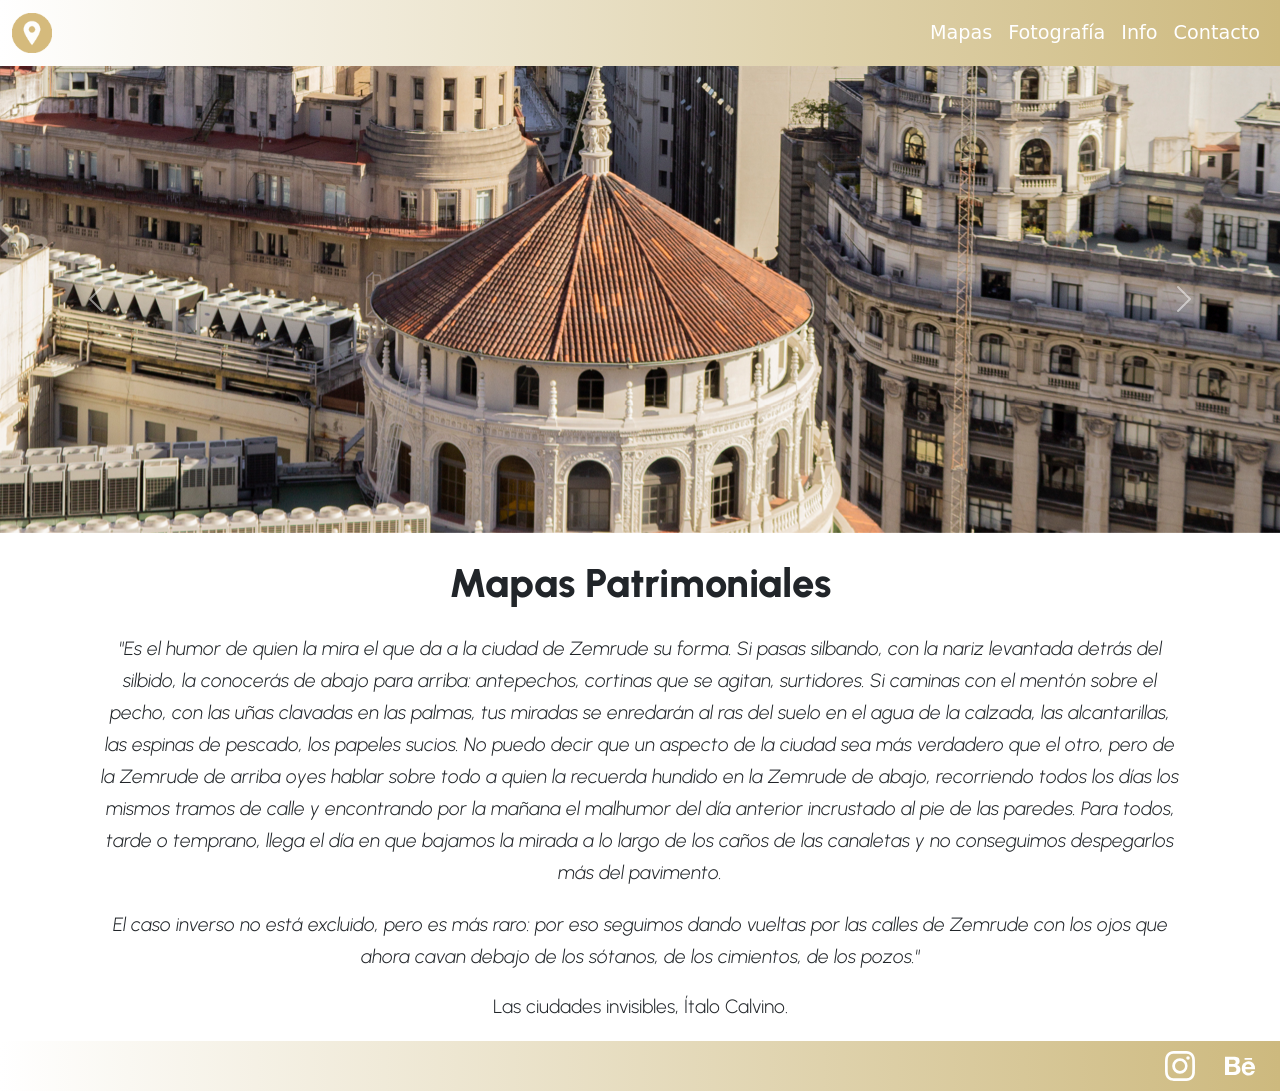
<file: index.html>
<!DOCTYPE html>
<html lang="es">
<head>
    <meta charset="UTF-8">
    <meta http-equiv="X-UA-Compatible" content="IE=edge">
    <meta name="viewport" content="width=device-width, initial-scale=1.0">
    <link rel="shortcut icon" href="img/favicon.png" type="image/x-icon">
    <title>Mapas Patrimoniales - Mapeo de Monumentos, Lugares y Sitios Patrimoniales</title>
    <meta name="description" content="Descubrí Monumentos, Lugares y Sitios Patrimoniales de la Argentina a través de Mapas. Aprendé sobre las diferentes cúpulas de Buenos Aires, el Patrimonio Jesuítico de Córdoba y muchos sitios más.">
    <meta name="author" content="Natalia Krzisnik">
    <!-- ccs BS -->
    <link href="https://cdn.jsdelivr.net/npm/bootstrap@5.3.0-alpha2/dist/css/bootstrap.min.css" rel="stylesheet" integrity="sha384-aFq/bzH65dt+w6FI2ooMVUpc+21e0SRygnTpmBvdBgSdnuTN7QbdgL+OapgHtvPp" crossorigin="anonymous">
    <!-- mi css -->
    <link rel="stylesheet" href="css/main.css">
</head>
<body>
    <!-- inicia nav BS -->
    <nav class="navbar navbar-expand-lg botonera">
        <div class="container-fluid">
            <a class="navbar-brand" href="index.html">
                <img src="img/logo.png" width="40" height="40" alt="Logo de Mapas Patrimoniales">
            </a>
            <button class="navbar-toggler" type="button" data-bs-toggle="collapse" data-bs-target="#navbarSupportedContent" aria-controls="navbarSupportedContent" aria-expanded="false" aria-label="Toggle navigation">
                <!-- btn hamburguesa -->
                <svg xmlns="http://www.w3.org/2000/svg" width="25" height="25" fill="#ffffff" class="bi bi-list" viewBox="0 0 16 16">
                    <path fill-rule="evenodd" d="M2.5 12a.5.5 0 0 1 .5-.5h10a.5.5 0 0 1 0 1H3a.5.5 0 0 1-.5-.5zm0-4a.5.5 0 0 1 .5-.5h10a.5.5 0 0 1 0 1H3a.5.5 0 0 1-.5-.5zm0-4a.5.5 0 0 1 .5-.5h10a.5.5 0 0 1 0 1H3a.5.5 0 0 1-.5-.5z"/>
                </svg>
                <!-- <span class="navbar-toggler-icon"></span>  -->
            </button>
            <div class="collapse navbar-collapse" id="navbarSupportedContent">
                <ul class="navbar-nav ms-auto mb-2 mb-lg-0">
                    <li class="nav-item">
                        <a class="nav-link" href="pages/mapas.html">Mapas</a>
                    </li>
                    <li class="nav-item">
                        <a class="nav-link" href="pages/fotografia.html">Fotografía</a>
                    </li>
                    <li class="nav-item">
                        <a class="nav-link" href="pages/info.html">Info</a>
                    </li>
                    <li class="nav-item">
                        <a class="nav-link" href="pages/contacto.html">Contacto</a>
                    </li>
                </ul>
            </div>
        </div>
    </nav>
    <!-- cierra nav BS -->
    <!-- header con carousel bs para web y tablet-->
    <header>
        <div id="carouselExampleControls" class="carousel slide" data-bs-ride="carousel">
            <div class="carousel-inner">
              <div class="carousel-item active">
                <img src="img/headers/header-ba.jpg" class="d-block w-100" alt="Cúpulas de Buenos Aires">
              </div>
              <div class="carousel-item">
                <img src="img/headers/header-cord.jpg" class="d-block w-100" alt="Ciudad de Córdoba">
              </div>
              <div class="carousel-item">
                <img src="img/headers/header-cor.jpg" class="d-block w-100" alt="Provincia de Córdoba">
              </div>
            </div>
            <button class="carousel-control-prev" type="button" data-bs-target="#carouselExampleControls" data-bs-slide="prev">
              <span class="carousel-control-prev-icon" aria-hidden="true"></span>
              <span class="visually-hidden">Previous</span>
            </button>
            <button class="carousel-control-next" type="button" data-bs-target="#carouselExampleControls" data-bs-slide="next">
              <span class="carousel-control-next-icon" aria-hidden="true"></span>
              <span class="visually-hidden">Next</span>
            </button>
          </div>
    </header>
    <!-- header con carousel para mobile -->
    <header>
        <div id="carouselMobile" class="carousel slide" data-bs-ride="carousel">
        <div class="carousel-inner">
          <div class="carousel-item active">
            <img src="img/headers/carouselcel-ba.jpg" class="d-block w-100" alt="Cúpulas de Buenos Aires">
          </div>
          <div class="carousel-item">
            <img src="img/headers/carouselcel-cord.jpg" class="d-block w-100" alt="Ciudad de Córdoba">
          </div>
          <div class="carousel-item">
            <img src="img/headers/carouselcel-cor.jpg" class="d-block w-100" alt="Provincia de Córdoba">
          </div>
        </div>
        <button class="carousel-control-prev" type="button" data-bs-target="#carouselExampleControls" data-bs-slide="prev">
          <span class="carousel-control-prev-icon" aria-hidden="true"></span>
          <span class="visually-hidden">Previous</span>
        </button>
        <button class="carousel-control-next" type="button" data-bs-target="#carouselExampleControls" data-bs-slide="next">
          <span class="carousel-control-next-icon" aria-hidden="true"></span>
          <span class="visually-hidden">Next</span>
        </button>
        </div>
    </header>
    <main class="text-center">
        <h1 class="h1ocultar">Mapas Patrimoniales</h1>
        <div">
            <p class="pocultar calvinoitalic"> "Es el humor de quien la mira el que da a la ciudad de Zemrude su forma. Si pasas silbando, con la nariz levantada detrás del silbido, la conocerás de abajo para arriba: antepechos, cortinas que se agitan, surtidores. Si caminas con el mentón sobre el pecho, con las uñas clavadas en las palmas, tus miradas se enredarán al ras del suelo en el agua de la calzada, las alcantarillas, las espinas de pescado, los papeles sucios. No puedo decir que un aspecto de la ciudad sea más verdadero que el otro, pero de la Zemrude de arriba oyes hablar sobre todo a quien la recuerda hundido en la Zemrude de abajo, recorriendo todos los días los mismos tramos de calle y encontrando por la mañana el malhumor del día anterior incrustado al pie de las paredes. Para todos, tarde o temprano, llega el día en que bajamos la mirada a lo largo de los caños de las canaletas y no conseguimos despegarlos más del pavimento. </p>
            <p class="pocultar calvinoitalic"> El caso inverso no está excluido, pero es más raro: por eso seguimos dando vueltas por las calles de Zemrude con los ojos que ahora cavan debajo de los sótanos, de los cimientos, de los pozos." </p>
        </div>
            <p class="pocultar calvinoreg"> Las ciudades invisibles, Ítalo Calvino.</p>
        <div>

        </div>
        </main>
    <!-- inicia footer --> 
    <footer>
        <div>
            <a href="https://www.instagram.com/mapaspatrimoniales/" target="_blank">
                <svg xmlns="http://www.w3.org/2000/svg" fill="currentColor" class="bi bi-instagram" viewBox="0 0 16 16">
                    <path d="M8 0C5.829 0 5.556.01 4.703.048 3.85.088 3.269.222 2.76.42a3.917 3.917 0 0 0-1.417.923A3.927 3.927 0 0 0 .42 2.76C.222 3.268.087 3.85.048 4.7.01 5.555 0 5.827 0 8.001c0 2.172.01 2.444.048 3.297.04.852.174 1.433.372 1.942.205.526.478.972.923 1.417.444.445.89.719 1.416.923.51.198 1.09.333 1.942.372C5.555 15.99 5.827 16 8 16s2.444-.01 3.298-.048c.851-.04 1.434-.174 1.943-.372a3.916 3.916 0 0 0 1.416-.923c.445-.445.718-.891.923-1.417.197-.509.332-1.09.372-1.942C15.99 10.445 16 10.173 16 8s-.01-2.445-.048-3.299c-.04-.851-.175-1.433-.372-1.941a3.926 3.926 0 0 0-.923-1.417A3.911 3.911 0 0 0 13.24.42c-.51-.198-1.092-.333-1.943-.372C10.443.01 10.172 0 7.998 0h.003zm-.717 1.442h.718c2.136 0 2.389.007 3.232.046.78.035 1.204.166 1.486.275.373.145.64.319.92.599.28.28.453.546.598.92.11.281.24.705.275 1.485.039.843.047 1.096.047 3.231s-.008 2.389-.047 3.232c-.035.78-.166 1.203-.275 1.485a2.47 2.47 0 0 1-.599.919c-.28.28-.546.453-.92.598-.28.11-.704.24-1.485.276-.843.038-1.096.047-3.232.047s-2.39-.009-3.233-.047c-.78-.036-1.203-.166-1.485-.276a2.478 2.478 0 0 1-.92-.598 2.48 2.48 0 0 1-.6-.92c-.109-.281-.24-.705-.275-1.485-.038-.843-.046-1.096-.046-3.233 0-2.136.008-2.388.046-3.231.036-.78.166-1.204.276-1.486.145-.373.319-.64.599-.92.28-.28.546-.453.92-.598.282-.11.705-.24 1.485-.276.738-.034 1.024-.044 2.515-.045v.002zm4.988 1.328a.96.96 0 1 0 0 1.92.96.96 0 0 0 0-1.92zm-4.27 1.122a4.109 4.109 0 1 0 0 8.217 4.109 4.109 0 0 0 0-8.217zm0 1.441a2.667 2.667 0 1 1 0 5.334 2.667 2.667 0 0 1 0-5.334z"/>
                </svg>
            </a>
            <a href="https://www.behance.net/nataliakrzisnik" target="_blank">
                <svg xmlns="http://www.w3.org/2000/svg" fill="currentColor" class="bi bi-behance" viewBox="0 0 16 16">
                    <path d="M4.654 3c.461 0 .887.035 1.278.14.39.07.711.216.996.391.286.176.497.426.641.747.14.32.216.711.216 1.137 0 .496-.106.922-.356 1.242-.215.32-.566.606-.997.817.606.176 1.067.496 1.348.922.281.426.461.957.461 1.563 0 .496-.105.922-.285 1.278a2.317 2.317 0 0 1-.782.887c-.32.215-.711.39-1.137.496a5.329 5.329 0 0 1-1.278.176L0 12.803V3h4.654zm-.285 3.978c.39 0 .71-.105.957-.285.246-.18.355-.497.355-.887 0-.216-.035-.426-.105-.567a.981.981 0 0 0-.32-.355 1.84 1.84 0 0 0-.461-.176c-.176-.035-.356-.035-.567-.035H2.17v2.31c0-.005 2.2-.005 2.2-.005zm.105 4.193c.215 0 .426-.035.606-.07.176-.035.356-.106.496-.216s.25-.215.356-.39c.07-.176.14-.391.14-.641 0-.496-.14-.852-.426-1.102-.285-.215-.676-.32-1.137-.32H2.17v2.734h2.305v.005zm6.858-.035c.286.285.711.426 1.278.426.39 0 .746-.106 1.032-.286.285-.215.46-.426.53-.64h1.74c-.286.851-.712 1.457-1.278 1.848-.566.355-1.243.566-2.06.566a4.135 4.135 0 0 1-1.527-.285 2.827 2.827 0 0 1-1.137-.782 2.851 2.851 0 0 1-.712-1.172c-.175-.461-.25-.957-.25-1.528 0-.531.07-1.032.25-1.493.18-.46.426-.852.747-1.207.32-.32.711-.606 1.137-.782a4.018 4.018 0 0 1 1.493-.285c.606 0 1.137.105 1.598.355.46.25.817.532 1.102.958.285.39.496.851.641 1.348.07.496.105.996.07 1.563h-5.15c0 .58.21 1.11.496 1.396zm2.24-3.732c-.25-.25-.642-.391-1.103-.391-.32 0-.566.07-.781.176-.215.105-.356.25-.496.39a.957.957 0 0 0-.25.497c-.036.175-.07.32-.07.46h3.196c-.07-.526-.25-.882-.497-1.132zm-3.127-3.728h3.978v.957h-3.978v-.957z"/>
                </svg>
            </a>
        </div>
    </footer>
    <!-- cierra footer -->
    <!-- js de BS -->
    <script src="https://cdn.jsdelivr.net/npm/bootstrap@5.3.0-alpha2/dist/js/bootstrap.bundle.min.js" integrity="sha384-qKXV1j0HvMUeCBQ+QVp7JcfGl760yU08IQ+GpUo5hlbpg51QRiuqHAJz8+BrxE/N" crossorigin="anonymous"></script> 
</body>
</html>
</file>
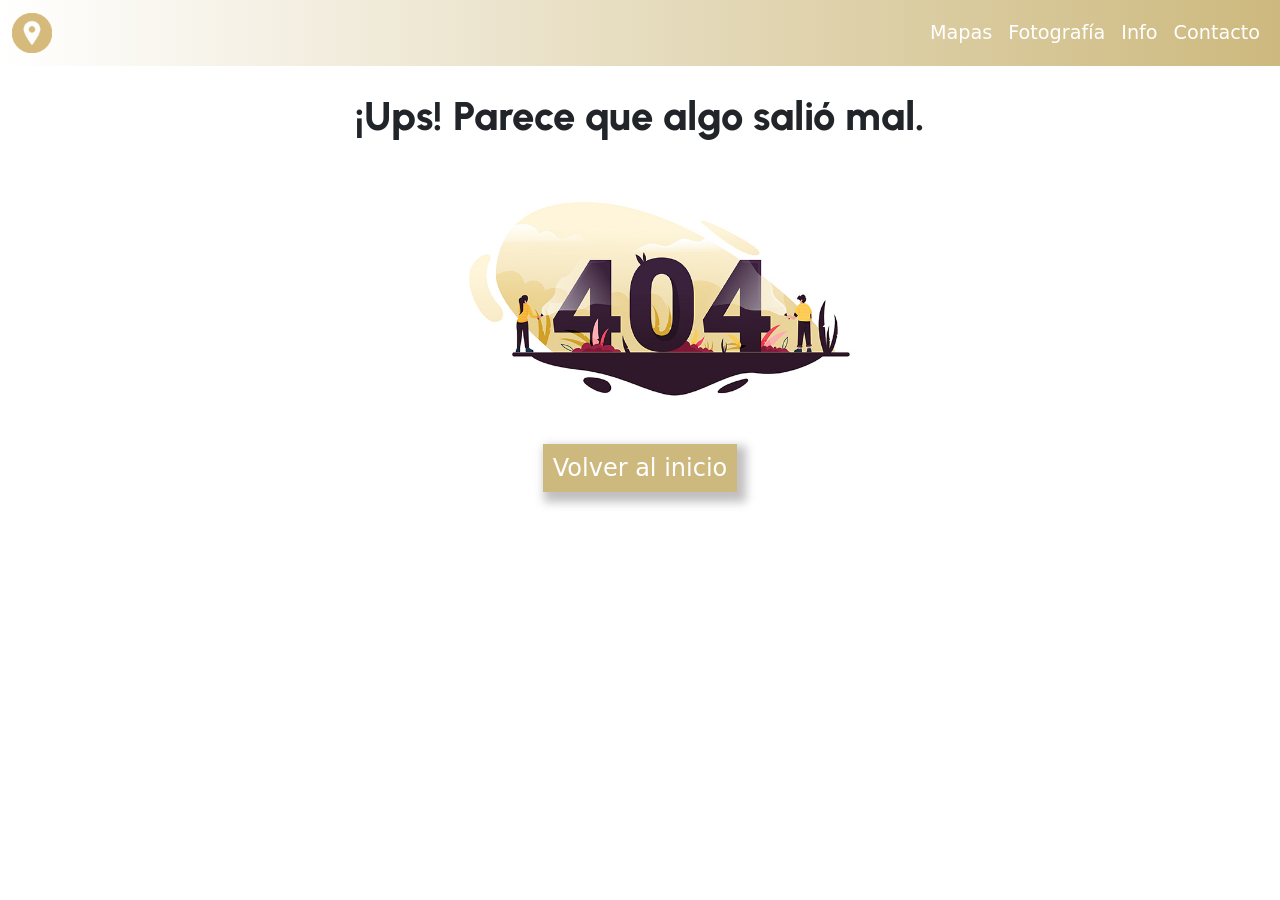
<file: error404.html>
<!DOCTYPE html>
<html lang="es">
<head>
    <meta charset="UTF-8">
    <meta http-equiv="X-UA-Compatible" content="IE=edge">
    <meta name="viewport" content="width=device-width, initial-scale=1.0">
    <link rel="shortcut icon" href="img/favicon.png" type="image/x-icon">
    <title>Mapas Patrimoniales - Error 404</title>
    <meta name="description" content="Error 404">
    <!-- ccs BS -->
    <link href="https://cdn.jsdelivr.net/npm/bootstrap@5.3.0-alpha2/dist/css/bootstrap.min.css" rel="stylesheet" integrity="sha384-aFq/bzH65dt+w6FI2ooMVUpc+21e0SRygnTpmBvdBgSdnuTN7QbdgL+OapgHtvPp" crossorigin="anonymous">
    <!-- mi css -->
    <link rel="stylesheet" href="css/main.css">
</head>
<body>
    <!-- inicia nav BS -->
    <nav class="navbar navbar-expand-lg botonera">
        <div class="container-fluid">
            <a class="navbar-brand" href="index.html">
                <img src="img/logo.png" width="40" height="40" alt="Logo de Mapas Patrimoniales">
            </a>
            <button class="navbar-toggler" type="button" data-bs-toggle="collapse" data-bs-target="#navbarSupportedContent" aria-controls="navbarSupportedContent" aria-expanded="false" aria-label="Toggle navigation">
                <!-- btn hamburguesa -->
                <svg xmlns="http://www.w3.org/2000/svg" width="25" height="25" fill="#ffffff" class="bi bi-list" viewBox="0 0 16 16">
                    <path fill-rule="evenodd" d="M2.5 12a.5.5 0 0 1 .5-.5h10a.5.5 0 0 1 0 1H3a.5.5 0 0 1-.5-.5zm0-4a.5.5 0 0 1 .5-.5h10a.5.5 0 0 1 0 1H3a.5.5 0 0 1-.5-.5zm0-4a.5.5 0 0 1 .5-.5h10a.5.5 0 0 1 0 1H3a.5.5 0 0 1-.5-.5z"/>
                </svg>
                <!-- <span class="navbar-toggler-icon"></span>  -->
            </button>
            <div class="collapse navbar-collapse" id="navbarSupportedContent">
                <ul class="navbar-nav ms-auto mb-2 mb-lg-0">
                    <li class="nav-item">
                        <a class="nav-link" href="pages/mapas.html">Mapas</a>
                    </li>
                    <li class="nav-item">
                        <a class="nav-link" href="pages/fotografia.html">Fotografía</a>
                    </li>
                    <li class="nav-item">
                        <a class="nav-link" href="pages/info.html">Info</a>
                    </li>
                    <li class="nav-item">
                        <a class="nav-link" href="pages/contacto.html">Contacto</a>
                    </li>
                </ul>
            </div>
        </div>
    </nav>
    <!-- cierra nav BS -->
    <main class="text-center">
        <h1>¡Ups! Parece que algo salió mal.</h1>
        <section class="boxerror">
            <a href="index.html">
                <img src="img/error.jpg" alt="Error 404">
            </a>
        </section>
        <a href="index.html" class="botonerror" >Volver al inicio</a>
    </main>
</body>
</file>
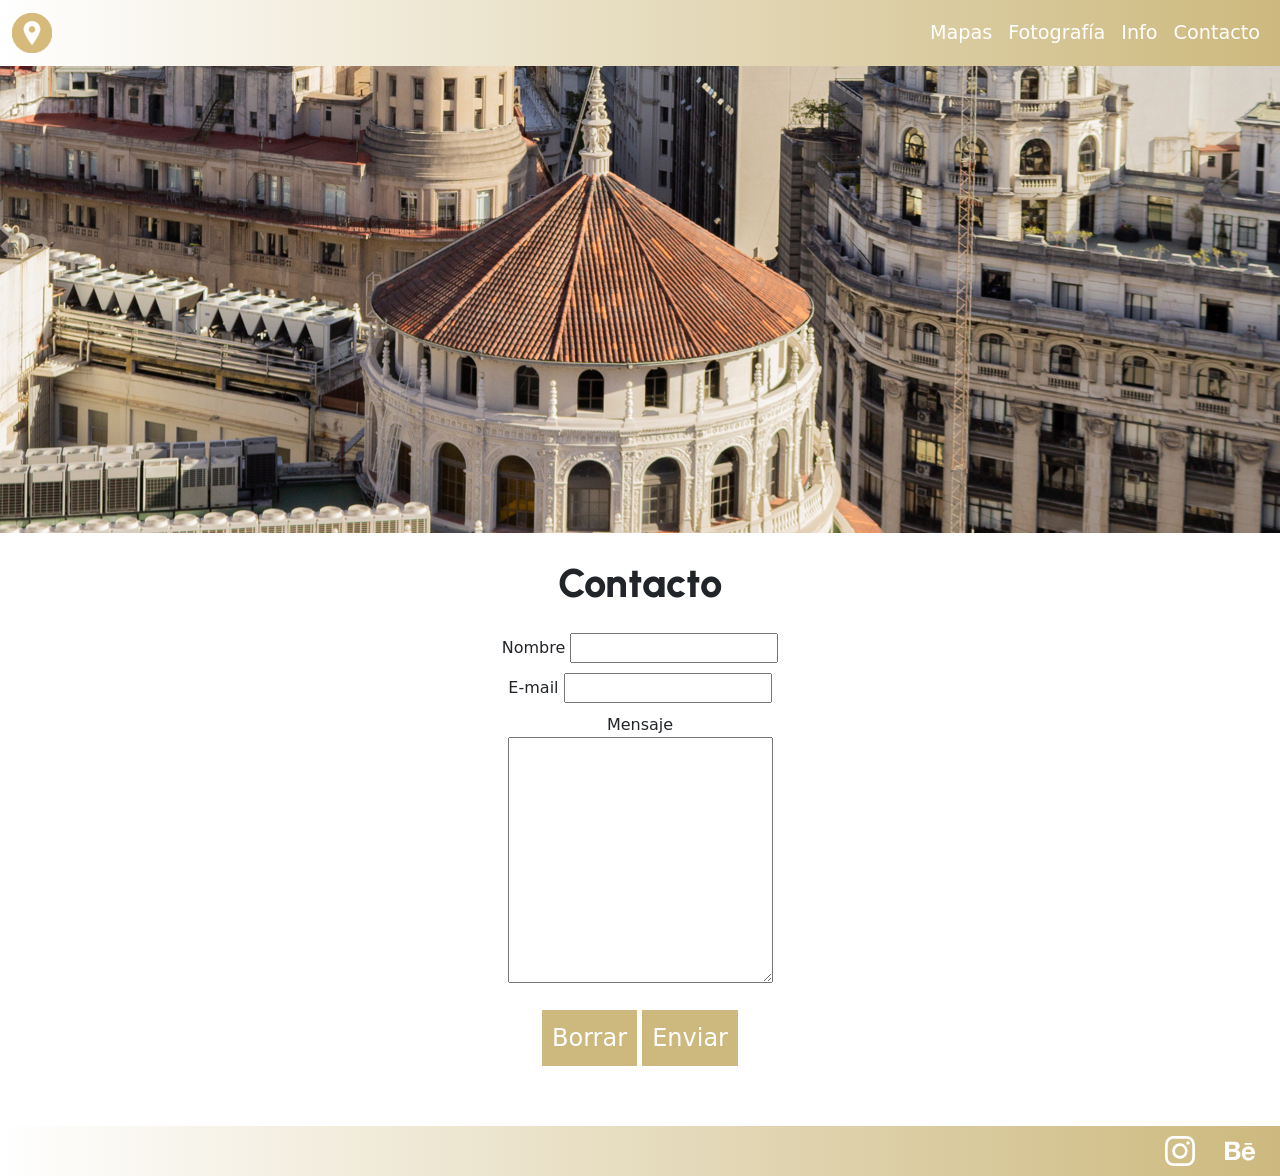
<file: pages/contacto.html>
<!DOCTYPE html>
<html lang="es">
<head>
    <meta charset="UTF-8">
    <meta http-equiv="X-UA-Compatible" content="IE=edge">
    <meta name="viewport" content="width=device-width, initial-scale=1.0">
    <link rel="shortcut icon" href="../img/favicon.png" type="image/x-icon">
    <title>Contacta a Mapas Patrimoniales</title>
    <meta name="description" content="¿Tenés dudas o sugerencias? No dudes en escribir.">
    <meta name="author" content="Natalia Krzisnik">
    <!-- ccs BS -->
    <link href="https://cdn.jsdelivr.net/npm/bootstrap@5.3.0-alpha2/dist/css/bootstrap.min.css" rel="stylesheet" integrity="sha384-aFq/bzH65dt+w6FI2ooMVUpc+21e0SRygnTpmBvdBgSdnuTN7QbdgL+OapgHtvPp" crossorigin="anonymous">
    <!-- mi css -->
    <link rel="stylesheet" href="../css/main.css">
</head>
<body>
    <!-- inicia nav BS -->
    <nav class="navbar navbar-expand-lg botonera">
        <div class="container-fluid">
            <a class="navbar-brand" href="../index.html">
                <img src="../img/logo.png" width="40" height="40" alt="Logo de Mapas Patrimoniales">
            </a>
            <button class="navbar-toggler" type="button" data-bs-toggle="collapse" data-bs-target="#navbarSupportedContent" aria-controls="navbarSupportedContent" aria-expanded="false" aria-label="Toggle navigation">
                <!-- btn hamburguesa -->
                <svg xmlns="http://www.w3.org/2000/svg" width="25" height="25" fill="#ffffff" class="bi bi-list" viewBox="0 0 16 16">
                    <path fill-rule="evenodd" d="M2.5 12a.5.5 0 0 1 .5-.5h10a.5.5 0 0 1 0 1H3a.5.5 0 0 1-.5-.5zm0-4a.5.5 0 0 1 .5-.5h10a.5.5 0 0 1 0 1H3a.5.5 0 0 1-.5-.5zm0-4a.5.5 0 0 1 .5-.5h10a.5.5 0 0 1 0 1H3a.5.5 0 0 1-.5-.5z"/>
                </svg>
                <!-- <span class="navbar-toggler-icon"></span>  -->
            </button>
            <div class="collapse navbar-collapse" id="navbarSupportedContent">
                <ul class="navbar-nav ms-auto mb-2 mb-lg-0">
                    <li class="nav-item">
                        <a class="nav-link" href="../pages/mapas.html">Mapas</a>
                    </li>
                    <li class="nav-item">
                        <a class="nav-link" href="../pages/fotografia.html">Fotografía</a>
                    </li>
                    <li class="nav-item">
                        <a class="nav-link" href="../pages/info.html">Info</a>
                    </li>
                    <li class="nav-item">
                        <a class="nav-link" href="#">Contacto</a>
                    </li>
                </ul>
            </div>
        </div>
    </nav>
    <header>
        <img src="../img/headers/header-ba.jpg" alt="Cúpulas de Buenos Aires">
    </header>
    <main class="text-center">
        <h1>Contacto</h1>
        <form action="envio.php">
            <div>
                <label for="name">Nombre</label>
                <input type="text" id="name">
            </div>
            <div>
                <label for="email">E-mail</label>
                <input type="email" id="email">
            </div>
            <div>
                <label for="mensaje">Mensaje</label>
                <br>
                <textarea name="" id="" cols="30" rows="10"></textarea>
            </div>
            <input type="reset" class="boton" value="Borrar">
            <input type="submit" class="boton" value="Enviar">
        </form>
    </main>
    <!-- inicia footer --> 
    <footer>
        <div>
            <a href="https://www.instagram.com/mapaspatrimoniales/" target="_blank">
                <svg xmlns="http://www.w3.org/2000/svg" fill="currentColor" class="bi bi-instagram" viewBox="0 0 16 16">
                    <path d="M8 0C5.829 0 5.556.01 4.703.048 3.85.088 3.269.222 2.76.42a3.917 3.917 0 0 0-1.417.923A3.927 3.927 0 0 0 .42 2.76C.222 3.268.087 3.85.048 4.7.01 5.555 0 5.827 0 8.001c0 2.172.01 2.444.048 3.297.04.852.174 1.433.372 1.942.205.526.478.972.923 1.417.444.445.89.719 1.416.923.51.198 1.09.333 1.942.372C5.555 15.99 5.827 16 8 16s2.444-.01 3.298-.048c.851-.04 1.434-.174 1.943-.372a3.916 3.916 0 0 0 1.416-.923c.445-.445.718-.891.923-1.417.197-.509.332-1.09.372-1.942C15.99 10.445 16 10.173 16 8s-.01-2.445-.048-3.299c-.04-.851-.175-1.433-.372-1.941a3.926 3.926 0 0 0-.923-1.417A3.911 3.911 0 0 0 13.24.42c-.51-.198-1.092-.333-1.943-.372C10.443.01 10.172 0 7.998 0h.003zm-.717 1.442h.718c2.136 0 2.389.007 3.232.046.78.035 1.204.166 1.486.275.373.145.64.319.92.599.28.28.453.546.598.92.11.281.24.705.275 1.485.039.843.047 1.096.047 3.231s-.008 2.389-.047 3.232c-.035.78-.166 1.203-.275 1.485a2.47 2.47 0 0 1-.599.919c-.28.28-.546.453-.92.598-.28.11-.704.24-1.485.276-.843.038-1.096.047-3.232.047s-2.39-.009-3.233-.047c-.78-.036-1.203-.166-1.485-.276a2.478 2.478 0 0 1-.92-.598 2.48 2.48 0 0 1-.6-.92c-.109-.281-.24-.705-.275-1.485-.038-.843-.046-1.096-.046-3.233 0-2.136.008-2.388.046-3.231.036-.78.166-1.204.276-1.486.145-.373.319-.64.599-.92.28-.28.546-.453.92-.598.282-.11.705-.24 1.485-.276.738-.034 1.024-.044 2.515-.045v.002zm4.988 1.328a.96.96 0 1 0 0 1.92.96.96 0 0 0 0-1.92zm-4.27 1.122a4.109 4.109 0 1 0 0 8.217 4.109 4.109 0 0 0 0-8.217zm0 1.441a2.667 2.667 0 1 1 0 5.334 2.667 2.667 0 0 1 0-5.334z"/>
                </svg>
            </a>
            <a href="https://www.behance.net/nataliakrzisnik" target="_blank">
                <svg xmlns="http://www.w3.org/2000/svg" fill="currentColor" class="bi bi-behance" viewBox="0 0 16 16">
                    <path d="M4.654 3c.461 0 .887.035 1.278.14.39.07.711.216.996.391.286.176.497.426.641.747.14.32.216.711.216 1.137 0 .496-.106.922-.356 1.242-.215.32-.566.606-.997.817.606.176 1.067.496 1.348.922.281.426.461.957.461 1.563 0 .496-.105.922-.285 1.278a2.317 2.317 0 0 1-.782.887c-.32.215-.711.39-1.137.496a5.329 5.329 0 0 1-1.278.176L0 12.803V3h4.654zm-.285 3.978c.39 0 .71-.105.957-.285.246-.18.355-.497.355-.887 0-.216-.035-.426-.105-.567a.981.981 0 0 0-.32-.355 1.84 1.84 0 0 0-.461-.176c-.176-.035-.356-.035-.567-.035H2.17v2.31c0-.005 2.2-.005 2.2-.005zm.105 4.193c.215 0 .426-.035.606-.07.176-.035.356-.106.496-.216s.25-.215.356-.39c.07-.176.14-.391.14-.641 0-.496-.14-.852-.426-1.102-.285-.215-.676-.32-1.137-.32H2.17v2.734h2.305v.005zm6.858-.035c.286.285.711.426 1.278.426.39 0 .746-.106 1.032-.286.285-.215.46-.426.53-.64h1.74c-.286.851-.712 1.457-1.278 1.848-.566.355-1.243.566-2.06.566a4.135 4.135 0 0 1-1.527-.285 2.827 2.827 0 0 1-1.137-.782 2.851 2.851 0 0 1-.712-1.172c-.175-.461-.25-.957-.25-1.528 0-.531.07-1.032.25-1.493.18-.46.426-.852.747-1.207.32-.32.711-.606 1.137-.782a4.018 4.018 0 0 1 1.493-.285c.606 0 1.137.105 1.598.355.46.25.817.532 1.102.958.285.39.496.851.641 1.348.07.496.105.996.07 1.563h-5.15c0 .58.21 1.11.496 1.396zm2.24-3.732c-.25-.25-.642-.391-1.103-.391-.32 0-.566.07-.781.176-.215.105-.356.25-.496.39a.957.957 0 0 0-.25.497c-.036.175-.07.32-.07.46h3.196c-.07-.526-.25-.882-.497-1.132zm-3.127-3.728h3.978v.957h-3.978v-.957z"/>
                </svg>
            </a>
        </div>
    </footer>
    <!-- cierra footer -->
    <!-- js de BS -->
    <script src="https://cdn.jsdelivr.net/npm/bootstrap@5.3.0-alpha2/dist/js/bootstrap.bundle.min.js" integrity="sha384-qKXV1j0HvMUeCBQ+QVp7JcfGl760yU08IQ+GpUo5hlbpg51QRiuqHAJz8+BrxE/N" crossorigin="anonymous"></script> 
</body>
</html>
</file>
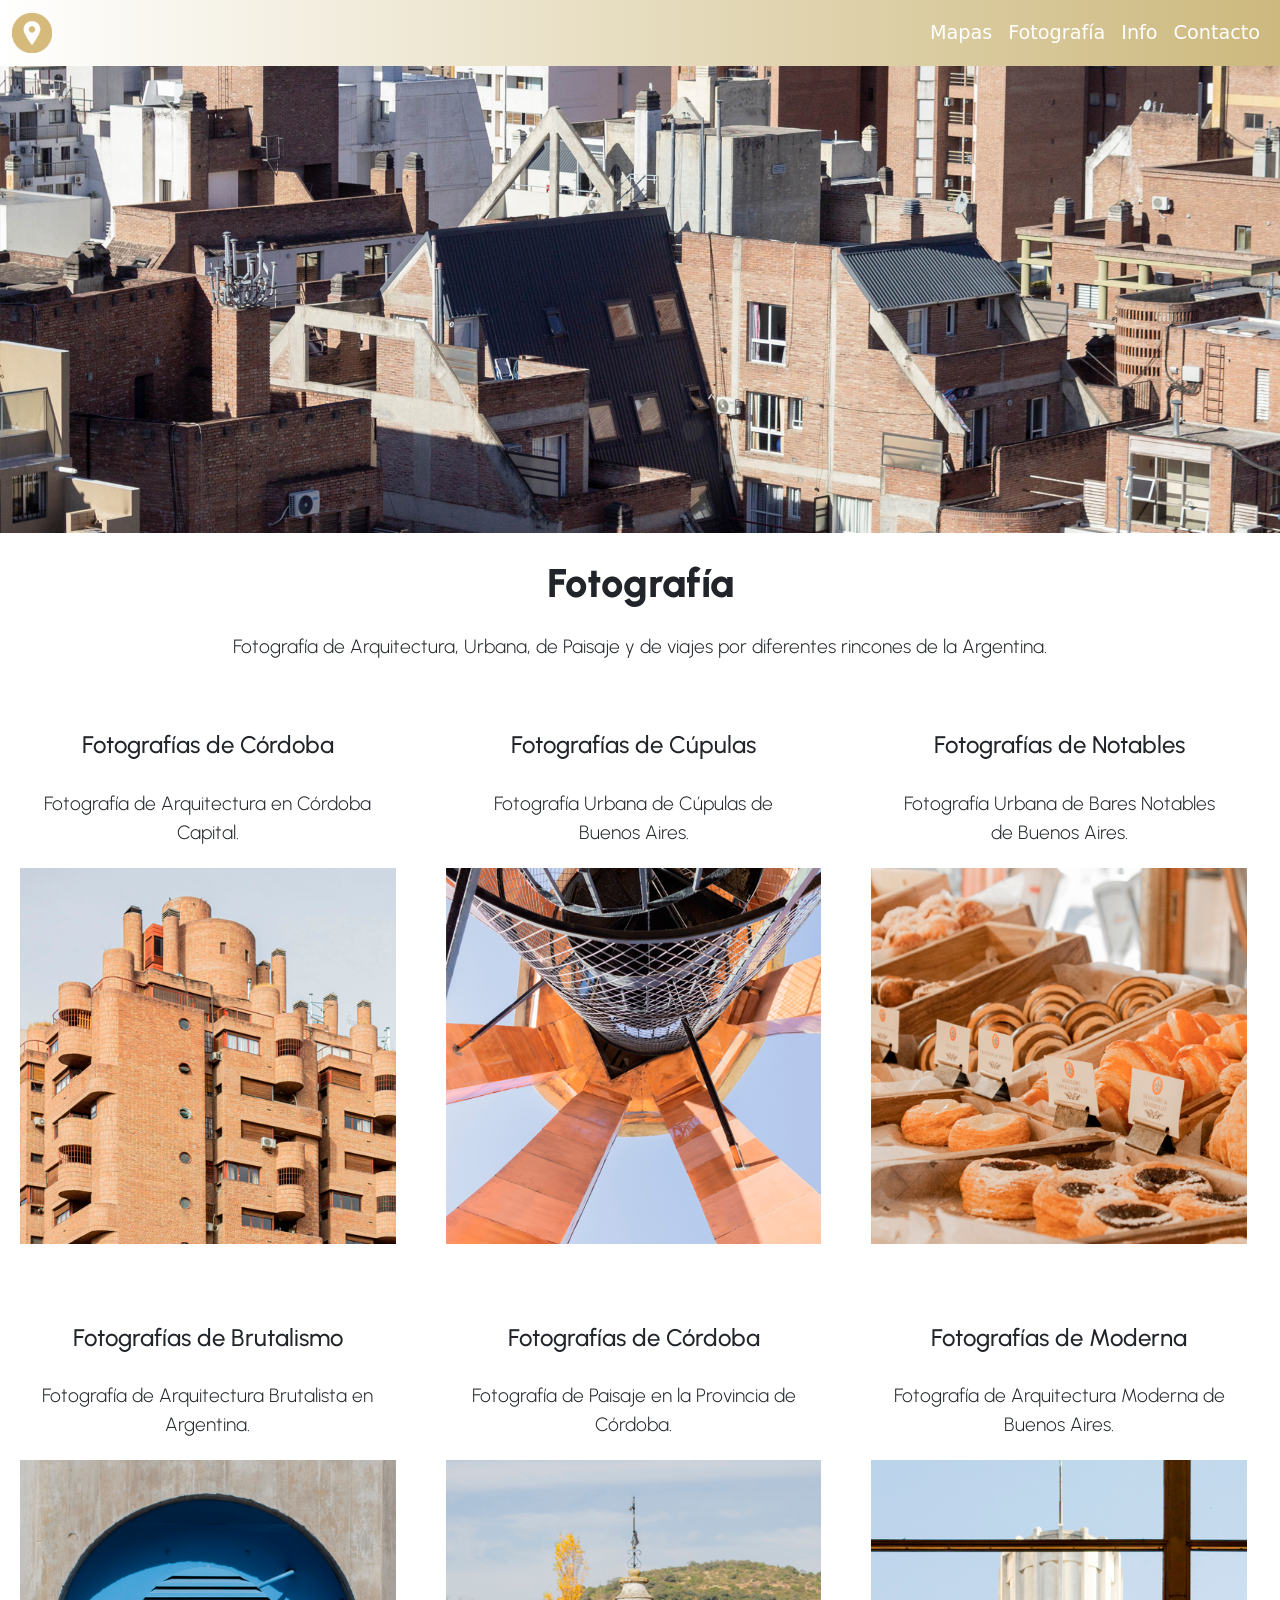
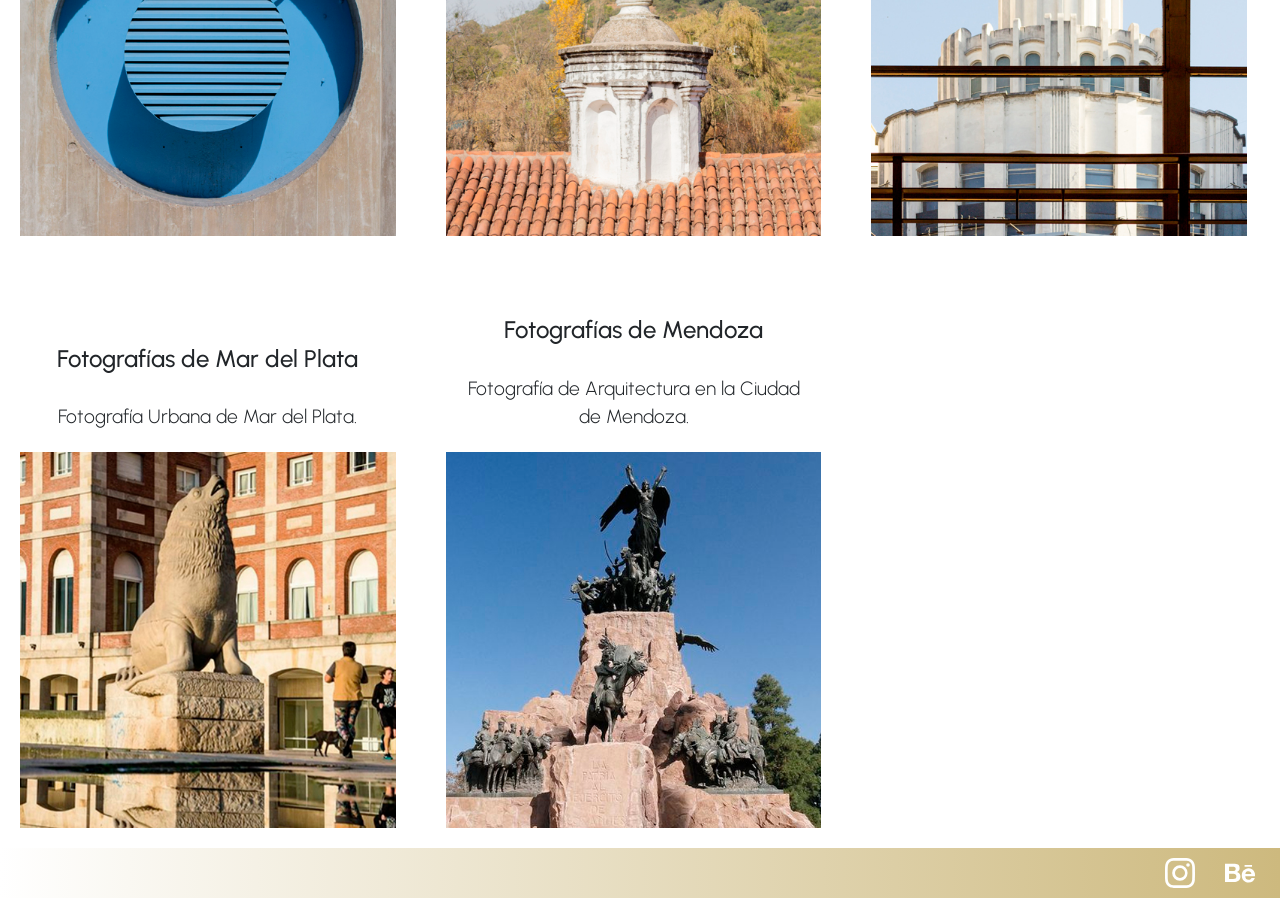
<file: pages/fotografia.html>
<!DOCTYPE html>
<html lang="es">
<head>
    <meta charset="UTF-8">
    <meta http-equiv="X-UA-Compatible" content="IE=edge">
    <meta name="viewport" content="width=device-width, initial-scale=1.0">
    <link rel="shortcut icon" href="../img/favicon.png" type="image/x-icon">
    <title>Fotografía de Monumentos, Lugares y Sitios Patrimoniales de la Argentina</title>
    <meta name="description" content="Fotografía de Arquitectura: Conocé diferentes rincones de la Argentina a través de sus Monumentos Históricos.">
    <meta name="author" content="Natalia Krzisnik">
    <!-- ccs BS -->
    <link href="https://cdn.jsdelivr.net/npm/bootstrap@5.3.0-alpha2/dist/css/bootstrap.min.css" rel="stylesheet" integrity="sha384-aFq/bzH65dt+w6FI2ooMVUpc+21e0SRygnTpmBvdBgSdnuTN7QbdgL+OapgHtvPp" crossorigin="anonymous">
    <!-- mi css -->
    <link rel="stylesheet" href="../css/main.css">
</head>
<body>
    <!-- inicia nav BS -->
    <nav class="navbar navbar-expand-lg botonera">
        <div class="container-fluid">
            <a class="navbar-brand" href="../index.html">
                <img src="../img/logo.png" width="40" height="40" alt="Logo de Mapas Patrimoniales">
            </a>
            <button class="navbar-toggler" type="button" data-bs-toggle="collapse" data-bs-target="#navbarSupportedContent" aria-controls="navbarSupportedContent" aria-expanded="false" aria-label="Toggle navigation">
                <!-- btn hamburguesa -->
                <svg xmlns="http://www.w3.org/2000/svg" width="25" height="25" fill="#ffffff" class="bi bi-list" viewBox="0 0 16 16">
                    <path fill-rule="evenodd" d="M2.5 12a.5.5 0 0 1 .5-.5h10a.5.5 0 0 1 0 1H3a.5.5 0 0 1-.5-.5zm0-4a.5.5 0 0 1 .5-.5h10a.5.5 0 0 1 0 1H3a.5.5 0 0 1-.5-.5zm0-4a.5.5 0 0 1 .5-.5h10a.5.5 0 0 1 0 1H3a.5.5 0 0 1-.5-.5z"/>
                </svg>
                <!-- <span class="navbar-toggler-icon"></span>  -->
            </button>
            <div class="collapse navbar-collapse" id="navbarSupportedContent">
                <ul class="navbar-nav ms-auto mb-2 mb-lg-0">
                    <li class="nav-item">
                        <a class="nav-link" href="../pages/mapas.html">Mapas</a>
                    </li>
                    <li class="nav-item">
                        <a class="nav-link" href="#">Fotografía</a>
                    </li>
                    <li class="nav-item">
                        <a class="nav-link" href="../pages/info.html">Info</a>
                    </li>
                    <li class="nav-item">
                        <a class="nav-link" href="../pages/contacto.html">Contacto</a>
                    </li>
                </ul>
            </div>
        </div>
    </nav>
    <header>
        <img src="../img/headers/header-cord.jpg" alt="Ciudad de Córdoba">
    </header>
    <main class="text-center">    
        <section>
            <h1>Fotografía</h1>
            <p>Fotografía de Arquitectura, Urbana, de Paisaje y de viajes por diferentes rincones de la Argentina.</p>
        </section>
        <!-- inicia grilla con grid -->
        <div class="contenedorfoto grid grid-template-columns-row">
            <section class="boxfoto">
                <h2>Fotografías de Córdoba</h2>
                    <p class="descripcion">Fotografía de Arquitectura en Córdoba Capital.</p>
                        <a href="https://www.behance.net/gallery/137112543/Cordoba-City-Tour-I" target="_blank">
                            <img src="../img/grilla/grilla-corcap.jpg" alt="Enlace a fotos de Córdoba">
                        </a>
            </section>
            <section class="boxfoto">
                <h2>Fotografías de Cúpulas</h2>
                    <p class="descripcion">Fotografía Urbana de Cúpulas de Buenos Aires.</p>
                        <a href="https://www.behance.net/gallery/154259937/Galeria-Gueemes" target="_blank">
                            <img src="../img/grilla/grilla-cupulas.jpg" alt="Enlace a fotos de Cúpulas">
                        </a>
            </section>
            <section class="boxfoto">
                <h2>Fotografías de Notables</h2>
                    <p class="descripcion">Fotografía Urbana de Bares Notables de Buenos Aires.</p>
                        <a href="https://www.behance.net/gallery/154259937/Galeria-Gueemes" rel="nofollow" target="_blank">
                            <img src="../img/grilla/grilla-notables.jpg" alt="Enlace a fotos de Bares Notables">
                        </a>
            </section>
            <section class="boxfoto">
                <h2>Fotografías de Brutalismo</h2>
                    <p class="descripcion">Fotografía de Arquitectura Brutalista en Argentina.</p>
                        <a href="https://www.behance.net/gallery/154558715/Biblioteca-Nacional" rel="nofollow" target="_blank">
                            <img src="../img/grilla/grilla-brutalismo.jpg" alt="Enlace a fotos de Brutalismo">
                        </a>
            </section>
            <section class="boxfoto">
                <h2>Fotografías de Córdoba</h2>
                    <p class="descripcion">Fotografía de Paisaje en la Provincia de Córdoba.</p>
                        <a href="https://www.behance.net/gallery/144898675/Candonga" rel="nofollow" target="_blank">
                            <img src="../img/grilla/grilla-corprov.jpg" alt="Enlace a fotos de Córdoba P">
                        </a>
            </section>
            <section class="boxfoto">
                <h2>Fotografías de Moderna</h2>
                    <p class="descripcion">Fotografía de Arquitectura Moderna de Buenos Aires.</p>
                        <a href="https://www.behance.net/gallery/151970233/Ateliers-para-Artistas" rel="nofollow" target="_blank">
                            <img src="../img/grilla/grilla-moderna.jpg" alt="Enlace a fotos de Moderna">
                        </a>
            </section>
            <section class="boxfoto">
                <h2>Fotografías de Mar del Plata</h2>
                    <p class="descripcion">Fotografía Urbana de Mar del Plata.</p>
                        <a href="../error404.html" rel="nofollow" target="_blank">
                            <img src="../img/grilla/grilla-mdq.jpg" alt="Enlace a fotos de MDQ">
                        </a>
            </section>
            <section class="boxfoto">
                <h2>Fotografías de Mendoza</h2>
                    <p class="descripcion">Fotografía de Arquitectura en la Ciudad de Mendoza.</p>
                        <a href="../error404.html" rel="nofollow" target="_blank">
                            <img src="../img/grilla/grilla-mendoza.jpg" alt="Enlace a fotos de Mendoza">
                        </a>
            </section>
        </div>
    </main>
    <!-- inicia footer --> 
    <footer>
        <div>
            <a href="https://www.instagram.com/mapaspatrimoniales/" target="_blank">
                <svg xmlns="http://www.w3.org/2000/svg" fill="currentColor" class="bi bi-instagram" viewBox="0 0 16 16">
                    <path d="M8 0C5.829 0 5.556.01 4.703.048 3.85.088 3.269.222 2.76.42a3.917 3.917 0 0 0-1.417.923A3.927 3.927 0 0 0 .42 2.76C.222 3.268.087 3.85.048 4.7.01 5.555 0 5.827 0 8.001c0 2.172.01 2.444.048 3.297.04.852.174 1.433.372 1.942.205.526.478.972.923 1.417.444.445.89.719 1.416.923.51.198 1.09.333 1.942.372C5.555 15.99 5.827 16 8 16s2.444-.01 3.298-.048c.851-.04 1.434-.174 1.943-.372a3.916 3.916 0 0 0 1.416-.923c.445-.445.718-.891.923-1.417.197-.509.332-1.09.372-1.942C15.99 10.445 16 10.173 16 8s-.01-2.445-.048-3.299c-.04-.851-.175-1.433-.372-1.941a3.926 3.926 0 0 0-.923-1.417A3.911 3.911 0 0 0 13.24.42c-.51-.198-1.092-.333-1.943-.372C10.443.01 10.172 0 7.998 0h.003zm-.717 1.442h.718c2.136 0 2.389.007 3.232.046.78.035 1.204.166 1.486.275.373.145.64.319.92.599.28.28.453.546.598.92.11.281.24.705.275 1.485.039.843.047 1.096.047 3.231s-.008 2.389-.047 3.232c-.035.78-.166 1.203-.275 1.485a2.47 2.47 0 0 1-.599.919c-.28.28-.546.453-.92.598-.28.11-.704.24-1.485.276-.843.038-1.096.047-3.232.047s-2.39-.009-3.233-.047c-.78-.036-1.203-.166-1.485-.276a2.478 2.478 0 0 1-.92-.598 2.48 2.48 0 0 1-.6-.92c-.109-.281-.24-.705-.275-1.485-.038-.843-.046-1.096-.046-3.233 0-2.136.008-2.388.046-3.231.036-.78.166-1.204.276-1.486.145-.373.319-.64.599-.92.28-.28.546-.453.92-.598.282-.11.705-.24 1.485-.276.738-.034 1.024-.044 2.515-.045v.002zm4.988 1.328a.96.96 0 1 0 0 1.92.96.96 0 0 0 0-1.92zm-4.27 1.122a4.109 4.109 0 1 0 0 8.217 4.109 4.109 0 0 0 0-8.217zm0 1.441a2.667 2.667 0 1 1 0 5.334 2.667 2.667 0 0 1 0-5.334z"/>
                </svg>
            </a>
            <a href="https://www.behance.net/nataliakrzisnik" target="_blank">
                <svg xmlns="http://www.w3.org/2000/svg" fill="currentColor" class="bi bi-behance" viewBox="0 0 16 16">
                    <path d="M4.654 3c.461 0 .887.035 1.278.14.39.07.711.216.996.391.286.176.497.426.641.747.14.32.216.711.216 1.137 0 .496-.106.922-.356 1.242-.215.32-.566.606-.997.817.606.176 1.067.496 1.348.922.281.426.461.957.461 1.563 0 .496-.105.922-.285 1.278a2.317 2.317 0 0 1-.782.887c-.32.215-.711.39-1.137.496a5.329 5.329 0 0 1-1.278.176L0 12.803V3h4.654zm-.285 3.978c.39 0 .71-.105.957-.285.246-.18.355-.497.355-.887 0-.216-.035-.426-.105-.567a.981.981 0 0 0-.32-.355 1.84 1.84 0 0 0-.461-.176c-.176-.035-.356-.035-.567-.035H2.17v2.31c0-.005 2.2-.005 2.2-.005zm.105 4.193c.215 0 .426-.035.606-.07.176-.035.356-.106.496-.216s.25-.215.356-.39c.07-.176.14-.391.14-.641 0-.496-.14-.852-.426-1.102-.285-.215-.676-.32-1.137-.32H2.17v2.734h2.305v.005zm6.858-.035c.286.285.711.426 1.278.426.39 0 .746-.106 1.032-.286.285-.215.46-.426.53-.64h1.74c-.286.851-.712 1.457-1.278 1.848-.566.355-1.243.566-2.06.566a4.135 4.135 0 0 1-1.527-.285 2.827 2.827 0 0 1-1.137-.782 2.851 2.851 0 0 1-.712-1.172c-.175-.461-.25-.957-.25-1.528 0-.531.07-1.032.25-1.493.18-.46.426-.852.747-1.207.32-.32.711-.606 1.137-.782a4.018 4.018 0 0 1 1.493-.285c.606 0 1.137.105 1.598.355.46.25.817.532 1.102.958.285.39.496.851.641 1.348.07.496.105.996.07 1.563h-5.15c0 .58.21 1.11.496 1.396zm2.24-3.732c-.25-.25-.642-.391-1.103-.391-.32 0-.566.07-.781.176-.215.105-.356.25-.496.39a.957.957 0 0 0-.25.497c-.036.175-.07.32-.07.46h3.196c-.07-.526-.25-.882-.497-1.132zm-3.127-3.728h3.978v.957h-3.978v-.957z"/>
                </svg>
            </a>
        </div>
    </footer>
    <!-- cierra footer -->
    <!-- js de BS -->
    <script src="https://cdn.jsdelivr.net/npm/bootstrap@5.3.0-alpha2/dist/js/bootstrap.bundle.min.js" integrity="sha384-qKXV1j0HvMUeCBQ+QVp7JcfGl760yU08IQ+GpUo5hlbpg51QRiuqHAJz8+BrxE/N" crossorigin="anonymous"></script> 
</body>
</html>
</file>
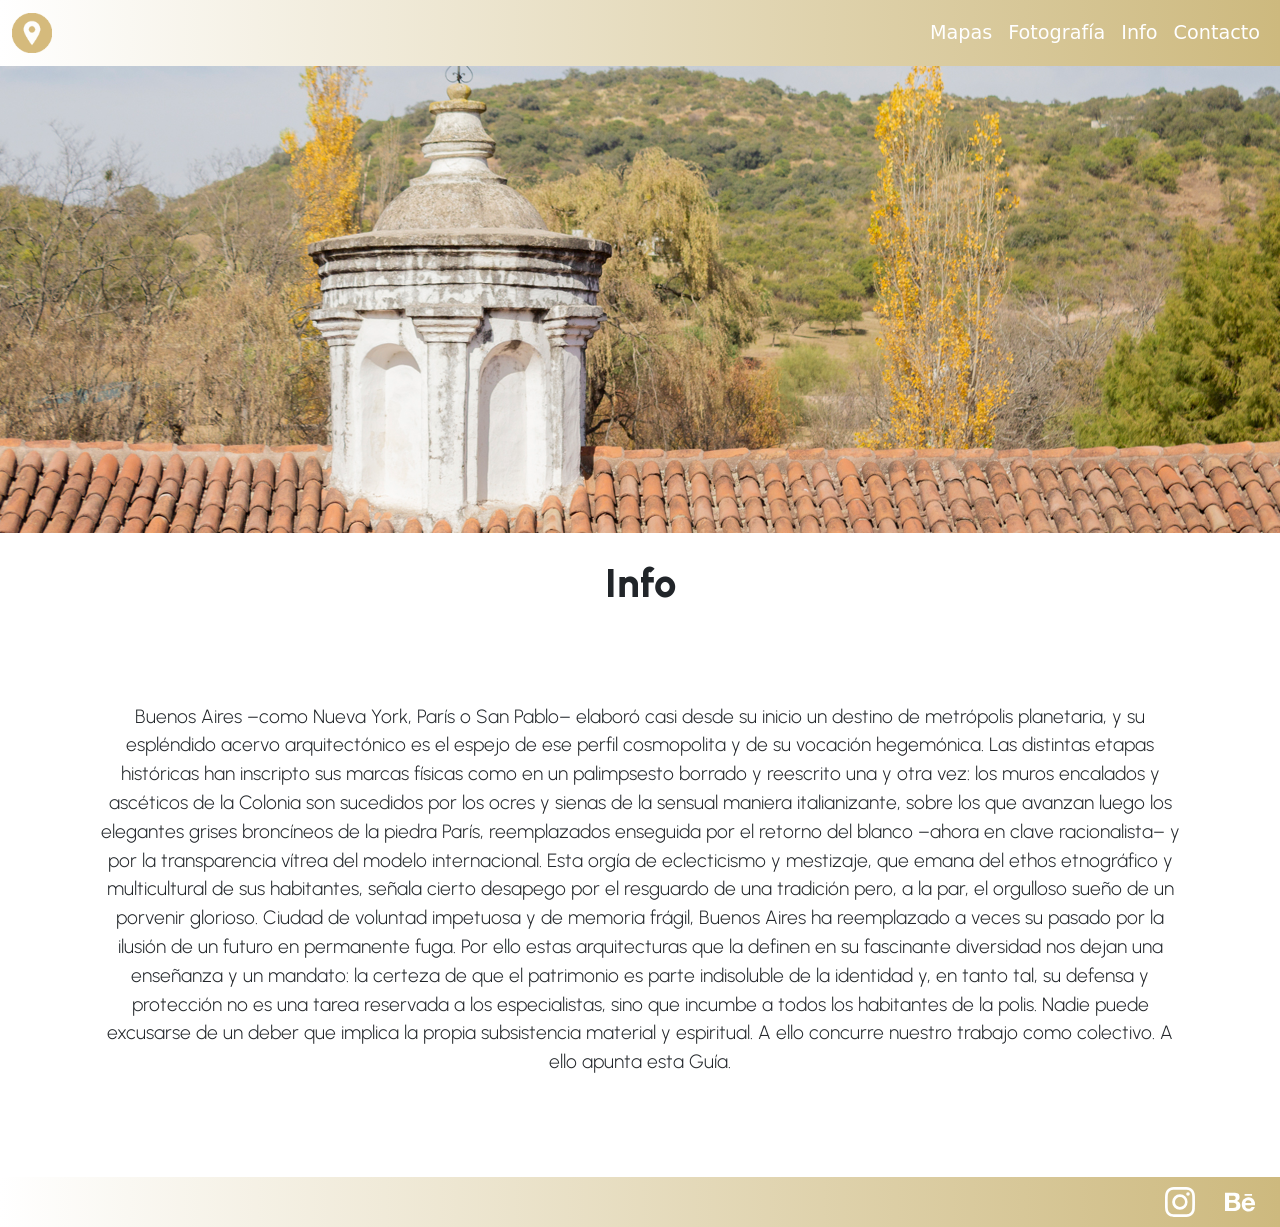
<file: pages/info.html>
<!DOCTYPE html>
<html lang="es">
<head>
    <meta charset="UTF-8">
    <meta http-equiv="X-UA-Compatible" content="IE=edge">
    <meta name="viewport" content="width=device-width, initial-scale=1.0">
    <link rel="shortcut icon" href="../img/favicon.png" type="image/x-icon">
    <title>Info sobre Mapas Patrimoniales</title>
    <meta name="description" content="Conocé la historia de Mapas Patrimoniales.">
    <meta name="author" content="Natalia Krzisnik">
    <!-- ccs BS -->
    <link href="https://cdn.jsdelivr.net/npm/bootstrap@5.3.0-alpha2/dist/css/bootstrap.min.css" rel="stylesheet" integrity="sha384-aFq/bzH65dt+w6FI2ooMVUpc+21e0SRygnTpmBvdBgSdnuTN7QbdgL+OapgHtvPp" crossorigin="anonymous">
    <!-- mi css -->
    <link rel="stylesheet" href="../css/main.css">
</head>
<body>
    <!-- inicia nav BS -->
    <nav class="navbar navbar-expand-lg botonera">
        <div class="container-fluid">
            <a class="navbar-brand" href="../index.html">
                <img src="../img/logo.png" width="40" height="40" alt="Logo de Mapas Patrimoniales">
            </a>
            <button class="navbar-toggler" type="button" data-bs-toggle="collapse" data-bs-target="#navbarSupportedContent" aria-controls="navbarSupportedContent" aria-expanded="false" aria-label="Toggle navigation">
                <!-- btn hamburguesa -->
                <svg xmlns="http://www.w3.org/2000/svg" width="25" height="25" fill="#ffffff" class="bi bi-list" viewBox="0 0 16 16">
                    <path fill-rule="evenodd" d="M2.5 12a.5.5 0 0 1 .5-.5h10a.5.5 0 0 1 0 1H3a.5.5 0 0 1-.5-.5zm0-4a.5.5 0 0 1 .5-.5h10a.5.5 0 0 1 0 1H3a.5.5 0 0 1-.5-.5zm0-4a.5.5 0 0 1 .5-.5h10a.5.5 0 0 1 0 1H3a.5.5 0 0 1-.5-.5z"/>
                </svg>
                <!-- <span class="navbar-toggler-icon"></span>  -->
            </button>
            <div class="collapse navbar-collapse" id="navbarSupportedContent">
                <ul class="navbar-nav ms-auto mb-2 mb-lg-0">
                    <li class="nav-item">
                        <a class="nav-link" href="../pages/mapas.html">Mapas</a>
                    </li>
                    <li class="nav-item">
                        <a class="nav-link" href="../pages/fotografia.html">Fotografía</a>
                    </li>
                    <li class="nav-item">
                        <a class="nav-link" href="#">Info</a>
                    </li>
                    <li class="nav-item">
                        <a class="nav-link" href="../pages/contacto.html">Contacto</a>
                    </li>
                </ul>
            </div>
        </div>
    </nav>
    <header>
        <img src="../img/headers/header-cor.jpg" alt="Provincia de Córdoba">
    </header>
    <main class="text-center">
        <h1>Info</h1>
        <p class="petri">Buenos Aires –como Nueva York, París o San Pablo– elaboró casi desde su inicio un destino de metrópolis planetaria, y su espléndido acervo arquitectónico es el espejo de ese perfil cosmopolita y de su vocación hegemónica. 
            Las distintas etapas históricas han inscripto sus marcas físicas como en un palimpsesto  borrado y reescrito una y otra vez: los muros encalados y ascéticos de la Colonia son sucedidos por los ocres y sienas de la sensual maniera italianizante, sobre los que avanzan luego los elegantes grises broncíneos de la piedra París, reemplazados enseguida por el retorno del blanco –ahora en clave racionalista– y por la transparencia vítrea del modelo
            internacional. 
            Esta orgía de eclecticismo y mestizaje, que emana del ethos etnográfico y multicultural de sus habitantes, señala cierto desapego por el resguardo de una tradición pero, a la par, el orgulloso sueño de un porvenir glorioso.
            Ciudad de voluntad impetuosa y de memoria frágil, Buenos Aires ha reemplazado a veces su pasado por la ilusión de un futuro en permanente fuga. Por ello estas arquitecturas que la definen en su fascinante diversidad nos dejan una enseñanza y un mandato: la certeza de
            que el patrimonio es parte indisoluble de la identidad y, en tanto tal, su defensa y protección no es una tarea reservada a los especialistas, sino que incumbe a todos los habitantes de la polis. 
            Nadie puede excusarse de un deber que implica la propia subsistencia material y espiritual. A ello concurre nuestro trabajo como colectivo. A ello apunta esta Guía.
            </p>
        
    </main>
    <!-- inicia footer --> 
    <footer>
        <div>
            <a href="https://www.instagram.com/mapaspatrimoniales/" target="_blank">
                <svg xmlns="http://www.w3.org/2000/svg" fill="currentColor" class="bi bi-instagram" viewBox="0 0 16 16">
                    <path d="M8 0C5.829 0 5.556.01 4.703.048 3.85.088 3.269.222 2.76.42a3.917 3.917 0 0 0-1.417.923A3.927 3.927 0 0 0 .42 2.76C.222 3.268.087 3.85.048 4.7.01 5.555 0 5.827 0 8.001c0 2.172.01 2.444.048 3.297.04.852.174 1.433.372 1.942.205.526.478.972.923 1.417.444.445.89.719 1.416.923.51.198 1.09.333 1.942.372C5.555 15.99 5.827 16 8 16s2.444-.01 3.298-.048c.851-.04 1.434-.174 1.943-.372a3.916 3.916 0 0 0 1.416-.923c.445-.445.718-.891.923-1.417.197-.509.332-1.09.372-1.942C15.99 10.445 16 10.173 16 8s-.01-2.445-.048-3.299c-.04-.851-.175-1.433-.372-1.941a3.926 3.926 0 0 0-.923-1.417A3.911 3.911 0 0 0 13.24.42c-.51-.198-1.092-.333-1.943-.372C10.443.01 10.172 0 7.998 0h.003zm-.717 1.442h.718c2.136 0 2.389.007 3.232.046.78.035 1.204.166 1.486.275.373.145.64.319.92.599.28.28.453.546.598.92.11.281.24.705.275 1.485.039.843.047 1.096.047 3.231s-.008 2.389-.047 3.232c-.035.78-.166 1.203-.275 1.485a2.47 2.47 0 0 1-.599.919c-.28.28-.546.453-.92.598-.28.11-.704.24-1.485.276-.843.038-1.096.047-3.232.047s-2.39-.009-3.233-.047c-.78-.036-1.203-.166-1.485-.276a2.478 2.478 0 0 1-.92-.598 2.48 2.48 0 0 1-.6-.92c-.109-.281-.24-.705-.275-1.485-.038-.843-.046-1.096-.046-3.233 0-2.136.008-2.388.046-3.231.036-.78.166-1.204.276-1.486.145-.373.319-.64.599-.92.28-.28.546-.453.92-.598.282-.11.705-.24 1.485-.276.738-.034 1.024-.044 2.515-.045v.002zm4.988 1.328a.96.96 0 1 0 0 1.92.96.96 0 0 0 0-1.92zm-4.27 1.122a4.109 4.109 0 1 0 0 8.217 4.109 4.109 0 0 0 0-8.217zm0 1.441a2.667 2.667 0 1 1 0 5.334 2.667 2.667 0 0 1 0-5.334z"/>
                </svg>
            </a>
            <a href="https://www.behance.net/nataliakrzisnik" target="_blank">
                <svg xmlns="http://www.w3.org/2000/svg" fill="currentColor" class="bi bi-behance" viewBox="0 0 16 16">
                    <path d="M4.654 3c.461 0 .887.035 1.278.14.39.07.711.216.996.391.286.176.497.426.641.747.14.32.216.711.216 1.137 0 .496-.106.922-.356 1.242-.215.32-.566.606-.997.817.606.176 1.067.496 1.348.922.281.426.461.957.461 1.563 0 .496-.105.922-.285 1.278a2.317 2.317 0 0 1-.782.887c-.32.215-.711.39-1.137.496a5.329 5.329 0 0 1-1.278.176L0 12.803V3h4.654zm-.285 3.978c.39 0 .71-.105.957-.285.246-.18.355-.497.355-.887 0-.216-.035-.426-.105-.567a.981.981 0 0 0-.32-.355 1.84 1.84 0 0 0-.461-.176c-.176-.035-.356-.035-.567-.035H2.17v2.31c0-.005 2.2-.005 2.2-.005zm.105 4.193c.215 0 .426-.035.606-.07.176-.035.356-.106.496-.216s.25-.215.356-.39c.07-.176.14-.391.14-.641 0-.496-.14-.852-.426-1.102-.285-.215-.676-.32-1.137-.32H2.17v2.734h2.305v.005zm6.858-.035c.286.285.711.426 1.278.426.39 0 .746-.106 1.032-.286.285-.215.46-.426.53-.64h1.74c-.286.851-.712 1.457-1.278 1.848-.566.355-1.243.566-2.06.566a4.135 4.135 0 0 1-1.527-.285 2.827 2.827 0 0 1-1.137-.782 2.851 2.851 0 0 1-.712-1.172c-.175-.461-.25-.957-.25-1.528 0-.531.07-1.032.25-1.493.18-.46.426-.852.747-1.207.32-.32.711-.606 1.137-.782a4.018 4.018 0 0 1 1.493-.285c.606 0 1.137.105 1.598.355.46.25.817.532 1.102.958.285.39.496.851.641 1.348.07.496.105.996.07 1.563h-5.15c0 .58.21 1.11.496 1.396zm2.24-3.732c-.25-.25-.642-.391-1.103-.391-.32 0-.566.07-.781.176-.215.105-.356.25-.496.39a.957.957 0 0 0-.25.497c-.036.175-.07.32-.07.46h3.196c-.07-.526-.25-.882-.497-1.132zm-3.127-3.728h3.978v.957h-3.978v-.957z"/>
                </svg>
            </a>
        </div>
    </footer>
    <!-- cierra footer -->
    <!-- js de BS -->
    <script src="https://cdn.jsdelivr.net/npm/bootstrap@5.3.0-alpha2/dist/js/bootstrap.bundle.min.js" integrity="sha384-qKXV1j0HvMUeCBQ+QVp7JcfGl760yU08IQ+GpUo5hlbpg51QRiuqHAJz8+BrxE/N" crossorigin="anonymous"></script> 
</body>
</html>
</file>
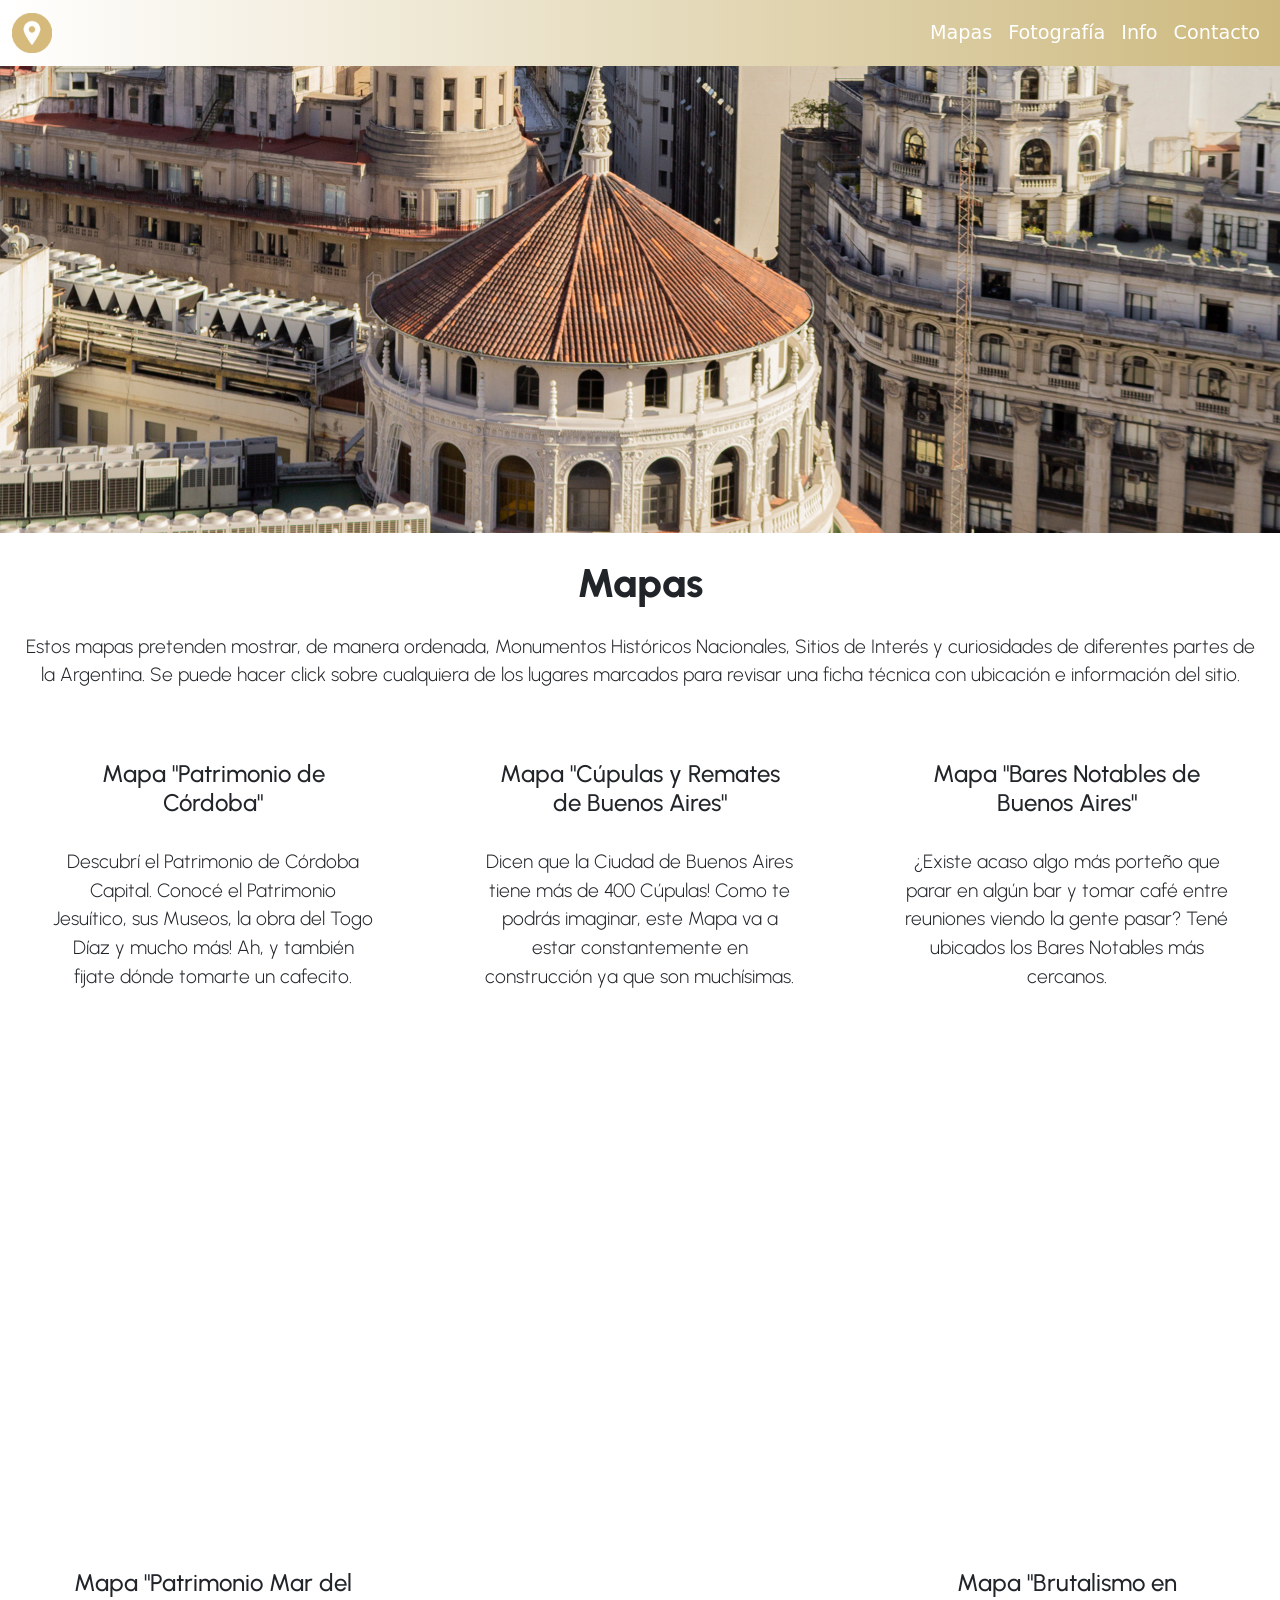
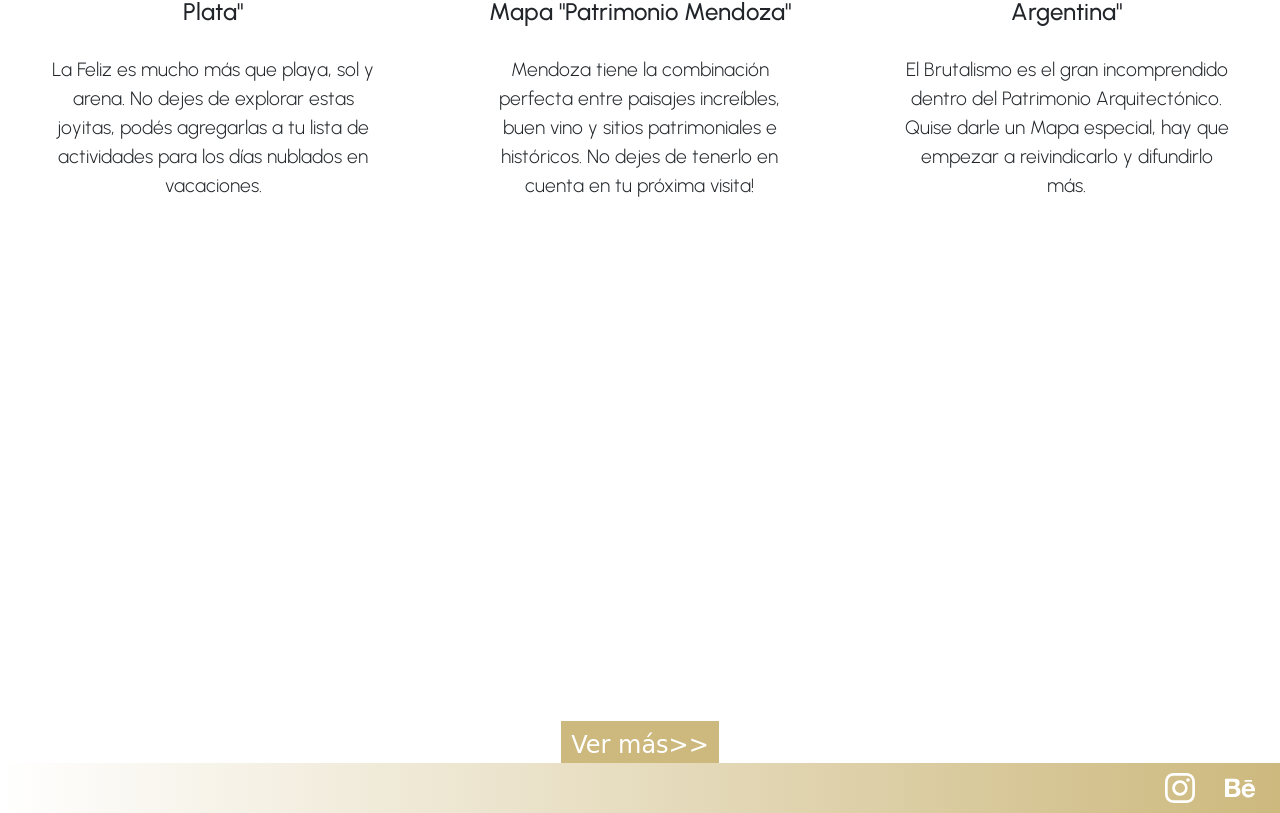
<file: pages/mapas.html>
<!DOCTYPE html>
<html lang="es">
<head>
    <meta charset="UTF-8">
    <meta http-equiv="X-UA-Compatible" content="IE=edge">
    <meta name="viewport" content="width=device-width, initial-scale=1.0">
    <link rel="shortcut icon" href="../img/favicon.png" type="image/x-icon">
    <title>Mapas de Monumentos, Lugares y Sitios Patrimoniales de la Argentina</title>
    <meta name="description" content="Explorá la Argentina a través de sus Monumentos Históricos: Bares Notables, Museos, Brutalismo, etc.">
    <meta name="author" content="Natalia Krzisnik">
    <!-- ccs BS -->
    <link href="https://cdn.jsdelivr.net/npm/bootstrap@5.3.0-alpha2/dist/css/bootstrap.min.css" rel="stylesheet" integrity="sha384-aFq/bzH65dt+w6FI2ooMVUpc+21e0SRygnTpmBvdBgSdnuTN7QbdgL+OapgHtvPp" crossorigin="anonymous">
    <!-- mi css -->
    <link rel="stylesheet" href="../css/main.css">
</head>
<body>
    <!-- inicia nav BS -->
    <nav class="navbar navbar-expand-lg botonera">
        <div class="container-fluid">
            <a class="navbar-brand" href="../index.html">
                <img src="../img/logo.png" width="40" height="40" alt="Logo de Mapas Patrimoniales">
            </a>
            <button class="navbar-toggler" type="button" data-bs-toggle="collapse" data-bs-target="#navbarSupportedContent" aria-controls="navbarSupportedContent" aria-expanded="false" aria-label="Toggle navigation">
                <!-- btn hamburguesa -->
                <svg xmlns="http://www.w3.org/2000/svg" width="25" height="25" fill="#ffffff" class="bi bi-list" viewBox="0 0 16 16">
                    <path fill-rule="evenodd" d="M2.5 12a.5.5 0 0 1 .5-.5h10a.5.5 0 0 1 0 1H3a.5.5 0 0 1-.5-.5zm0-4a.5.5 0 0 1 .5-.5h10a.5.5 0 0 1 0 1H3a.5.5 0 0 1-.5-.5zm0-4a.5.5 0 0 1 .5-.5h10a.5.5 0 0 1 0 1H3a.5.5 0 0 1-.5-.5z"/>
                </svg>
                <!-- <span class="navbar-toggler-icon"></span>  -->
            </button>
            <div class="collapse navbar-collapse" id="navbarSupportedContent">
                <ul class="navbar-nav ms-auto mb-2 mb-lg-0">
                    <li class="nav-item">
                        <a class="nav-link" href="#">Mapas</a>
                    </li>
                    <li class="nav-item">
                        <a class="nav-link" href="../pages/fotografia.html">Fotografía</a>
                    </li>
                    <li class="nav-item">
                        <a class="nav-link" href="../pages/info.html">Info</a>
                    </li>
                    <li class="nav-item">
                        <a class="nav-link" href="../pages/contacto.html">Contacto</a>
                    </li>
                </ul>
            </div>
        </div>
    </nav>
        <header>
        <img src="../img/headers/header-ba.jpg" alt="Cúpulas de Buenos Aires">
    </header> 
    <main class="text-center">
        <section>
        <h1>Mapas</h1>
            <p>Estos mapas pretenden mostrar, de manera ordenada, Monumentos Históricos Nacionales, Sitios de Interés y curiosidades de diferentes partes de la Argentina. Se puede hacer click sobre cualquiera de los lugares marcados para revisar una ficha técnica con ubicación e información del sitio.</p>
        </section>   
        <!-- inicia grilla de diferentes mapas --> 
        <div class="contenedormapa">
            <section class="boxmapa">    
                <h2>Mapa "Patrimonio de Córdoba"</h2>
                <p class="descripcion">Descubrí el Patrimonio de Córdoba Capital. Conocé el Patrimonio Jesuítico, sus Museos, la obra del Togo Díaz y mucho más! Ah, y también fijate dónde tomarte un cafecito.</p>
                <iframe src="https://www.google.com/maps/d/u/0/embed?mid=1Jx0PK9ARZcitLzb7hT3yGnuEF2i_hto&ehbc=2E312F" width="640" height="480"></iframe>
            </section>
            <section class="boxmapa">
                <h2>Mapa "Cúpulas y Remates de Buenos Aires"</h2>
                <p class="descripcion">Dicen que la Ciudad de Buenos Aires tiene más de 400 Cúpulas! Como te podrás imaginar, este Mapa va a estar constantemente en construcción ya que son muchísimas.</p>
                <iframe src="https://www.google.com/maps/d/u/0/embed?mid=16FRPfwYFbaWBV9ST8sV1PxTjgs6eH-w&ehbc=2E312F" width="640" height="480"></iframe>
            </section>
            <section class="boxmapa">
                <h2>Mapa "Bares Notables de Buenos Aires"</h2>
                <p class="descripcion">¿Existe acaso algo más porteño que parar en algún bar y tomar café entre reuniones viendo la gente pasar? Tené ubicados los Bares Notables más cercanos.</p>
                <iframe src="https://www.google.com/maps/d/u/0/embed?mid=1VaspMs2ptRKORZYEel990wSEJ9bD38A&ehbc=2E312F" width="640" height="480"></iframe>
            </section>
            <section class="boxmapa">
                <h2>Mapa "Patrimonio Mar del Plata"</h2>
                <p class="descripcion">La Feliz es mucho más que playa, sol y arena. No dejes de explorar estas joyitas, podés agregarlas a tu lista de actividades para los días nublados en vacaciones.</p>
                <iframe src="https://www.google.com/maps/d/u/0/embed?mid=1wRaD14ueGeW1u9fFhXpsVc4hfT5YMBU&ehbc=2E312F" width="640" height="480"></iframe>
            </section>
            <section class="boxmapa">
                <h2>Mapa "Patrimonio Mendoza"</h2>
                <p class="descripcion">Mendoza tiene la combinación perfecta entre paisajes increíbles, buen vino y sitios patrimoniales e históricos. No dejes de tenerlo en cuenta en tu próxima visita!</p>
                <iframe src="https://www.google.com/maps/d/u/0/embed?mid=1989knmFp0noC71_HYVf1rWDTEyXOVus&ehbc=2E312F" width="640" height="480"></iframe>
            </section>
            <section class="boxmapa">
                <h2>Mapa "Brutalismo en Argentina"</h2>
                <p class="descripcion">El Brutalismo es el gran incomprendido dentro del Patrimonio Arquitectónico. Quise darle un Mapa especial, hay que empezar a reivindicarlo y difundirlo más.</p>
                <iframe src="https://www.google.com/maps/d/u/0/embed?mid=1te9U6oR7xl_m0jcQyXaHEotHhZ8G2WA&ehbc=2E312F" width="640" height="480"></iframe>
            </section>
        </div>
        <div>
            <a href="#" class="linkMore">Ver más>></a>
        </div>
    </main>
    <!-- inicia footer --> 
    <footer>
        <div>
            <a href="https://www.instagram.com/mapaspatrimoniales/" target="_blank">
                <svg xmlns="http://www.w3.org/2000/svg" fill="currentColor" class="bi bi-instagram" viewBox="0 0 16 16">
                    <path d="M8 0C5.829 0 5.556.01 4.703.048 3.85.088 3.269.222 2.76.42a3.917 3.917 0 0 0-1.417.923A3.927 3.927 0 0 0 .42 2.76C.222 3.268.087 3.85.048 4.7.01 5.555 0 5.827 0 8.001c0 2.172.01 2.444.048 3.297.04.852.174 1.433.372 1.942.205.526.478.972.923 1.417.444.445.89.719 1.416.923.51.198 1.09.333 1.942.372C5.555 15.99 5.827 16 8 16s2.444-.01 3.298-.048c.851-.04 1.434-.174 1.943-.372a3.916 3.916 0 0 0 1.416-.923c.445-.445.718-.891.923-1.417.197-.509.332-1.09.372-1.942C15.99 10.445 16 10.173 16 8s-.01-2.445-.048-3.299c-.04-.851-.175-1.433-.372-1.941a3.926 3.926 0 0 0-.923-1.417A3.911 3.911 0 0 0 13.24.42c-.51-.198-1.092-.333-1.943-.372C10.443.01 10.172 0 7.998 0h.003zm-.717 1.442h.718c2.136 0 2.389.007 3.232.046.78.035 1.204.166 1.486.275.373.145.64.319.92.599.28.28.453.546.598.92.11.281.24.705.275 1.485.039.843.047 1.096.047 3.231s-.008 2.389-.047 3.232c-.035.78-.166 1.203-.275 1.485a2.47 2.47 0 0 1-.599.919c-.28.28-.546.453-.92.598-.28.11-.704.24-1.485.276-.843.038-1.096.047-3.232.047s-2.39-.009-3.233-.047c-.78-.036-1.203-.166-1.485-.276a2.478 2.478 0 0 1-.92-.598 2.48 2.48 0 0 1-.6-.92c-.109-.281-.24-.705-.275-1.485-.038-.843-.046-1.096-.046-3.233 0-2.136.008-2.388.046-3.231.036-.78.166-1.204.276-1.486.145-.373.319-.64.599-.92.28-.28.546-.453.92-.598.282-.11.705-.24 1.485-.276.738-.034 1.024-.044 2.515-.045v.002zm4.988 1.328a.96.96 0 1 0 0 1.92.96.96 0 0 0 0-1.92zm-4.27 1.122a4.109 4.109 0 1 0 0 8.217 4.109 4.109 0 0 0 0-8.217zm0 1.441a2.667 2.667 0 1 1 0 5.334 2.667 2.667 0 0 1 0-5.334z"/>
                </svg>
            </a>
            <a href="https://www.behance.net/nataliakrzisnik" target="_blank">
                <svg xmlns="http://www.w3.org/2000/svg" fill="currentColor" class="bi bi-behance" viewBox="0 0 16 16">
                    <path d="M4.654 3c.461 0 .887.035 1.278.14.39.07.711.216.996.391.286.176.497.426.641.747.14.32.216.711.216 1.137 0 .496-.106.922-.356 1.242-.215.32-.566.606-.997.817.606.176 1.067.496 1.348.922.281.426.461.957.461 1.563 0 .496-.105.922-.285 1.278a2.317 2.317 0 0 1-.782.887c-.32.215-.711.39-1.137.496a5.329 5.329 0 0 1-1.278.176L0 12.803V3h4.654zm-.285 3.978c.39 0 .71-.105.957-.285.246-.18.355-.497.355-.887 0-.216-.035-.426-.105-.567a.981.981 0 0 0-.32-.355 1.84 1.84 0 0 0-.461-.176c-.176-.035-.356-.035-.567-.035H2.17v2.31c0-.005 2.2-.005 2.2-.005zm.105 4.193c.215 0 .426-.035.606-.07.176-.035.356-.106.496-.216s.25-.215.356-.39c.07-.176.14-.391.14-.641 0-.496-.14-.852-.426-1.102-.285-.215-.676-.32-1.137-.32H2.17v2.734h2.305v.005zm6.858-.035c.286.285.711.426 1.278.426.39 0 .746-.106 1.032-.286.285-.215.46-.426.53-.64h1.74c-.286.851-.712 1.457-1.278 1.848-.566.355-1.243.566-2.06.566a4.135 4.135 0 0 1-1.527-.285 2.827 2.827 0 0 1-1.137-.782 2.851 2.851 0 0 1-.712-1.172c-.175-.461-.25-.957-.25-1.528 0-.531.07-1.032.25-1.493.18-.46.426-.852.747-1.207.32-.32.711-.606 1.137-.782a4.018 4.018 0 0 1 1.493-.285c.606 0 1.137.105 1.598.355.46.25.817.532 1.102.958.285.39.496.851.641 1.348.07.496.105.996.07 1.563h-5.15c0 .58.21 1.11.496 1.396zm2.24-3.732c-.25-.25-.642-.391-1.103-.391-.32 0-.566.07-.781.176-.215.105-.356.25-.496.39a.957.957 0 0 0-.25.497c-.036.175-.07.32-.07.46h3.196c-.07-.526-.25-.882-.497-1.132zm-3.127-3.728h3.978v.957h-3.978v-.957z"/>
                </svg>
            </a>
        </div>
    </footer>
    <!-- cierra footer -->
    <!-- js de BS -->
    <script src="https://cdn.jsdelivr.net/npm/bootstrap@5.3.0-alpha2/dist/js/bootstrap.bundle.min.js" integrity="sha384-qKXV1j0HvMUeCBQ+QVp7JcfGl760yU08IQ+GpUo5hlbpg51QRiuqHAJz8+BrxE/N" crossorigin="anonymous"></script> 
</body>
</html>
</file>
<file: css/main.css>
@import url("https://fonts.googleapis.com/css2?family=Raleway:wght@600&family=Urbanist:ital,wght@0,100;0,300;0,500;1,100;1,300;1,500&display=swap");
.calvinoitalic {
  font-style: italic;
  line-height: 2rem;
}

.boton {
  border-radius: 0.2;
}

.botonerror {
  box-shadow: 5px 6px 9px 4px rgba(176, 174, 174, 0.79);
}

h1 {
  font-weight: 800;
  font-size: 2.5rem;
  line-height: 2.5rem;
  font-family: "Urbanist", sans-serif;
  margin: 30px;
}

h2 {
  font-weight: 500;
  font-size: 1.5rem;
  line-height: 1.8rem;
  font-family: "Urbanist", sans-serif;
  margin: 30px;
}

p {
  font-weight: 300;
  font-size: 1.2rem;
  line-height: 1.5rem;
  font-family: "Urbanist", sans-serif;
  margin: 20px;
  line-height: 1.8rem;
}

.text-center {
  text-align: center;
}

.text-justify {
  text-align: justify;
}

.calvinoreg, .calvinoitalic {
  margin-left: 100px;
  margin-right: 100px;
}

.petri {
  margin: 100px;
}

* {
  box-sizing: border-box;
}

htlm {
  font-size: 62.5%;
}

.botonera {
  background: linear-gradient(to right, white, rgb(205, 185, 126));
  position: sticky;
  width: 100%;
}
.botonera ul li a {
  color: white;
  font-size: 1.2rem;
  font-weight: 300;
}
.botonera ul li a:link {
  color: white;
}
.botonera ul li a:visited {
  color: white;
}
.botonera ul li a:hover {
  color: white;
  font-weight: 500;
}
.botonera ul li a:active {
  color: white;
}
.botonera ul li a[aria-current=page] {
  color: white;
}

header img {
  width: 100%;
}

#carouselMobile {
  display: none;
}

.contenedormapa {
  display: flex;
  flex-wrap: wrap;
  justify-content: space-between;
  align-items: flex-end;
}

.boxmapa {
  width: 30%;
  height: auto;
  margin: 10px auto;
  padding: 10px;
  overflow-x: unset;
}

iframe {
  margin: 20px, 30px;
  padding: 10px;
}

.linkMore, .boton, .botonerror {
  text-decoration: none;
  background-color: rgb(205, 185, 126);
  border: none;
  color: white;
  font-size: 1.5rem;
  text-align: center;
  margin-top: 10px;
  margin-bottom: 30px;
  padding: 10px;
}

.contenedorfoto {
  align-items: flex-end;
}

.grid {
  width: 99%;
  display: grid;
}

.grid-template-columns-row {
  grid-template-columns: repeat(3, 1fr);
  grid-template-rows: auto;
  gap: 10px;
}

main section a img {
  width: 100%;
}

main section a img:hover {
  opacity: 50%;
}

main section iframe {
  width: 100%;
}

.boxfoto {
  padding: 20px;
  overflow-x: auto;
}

form {
  margin: 30px;
}
form div {
  margin-bottom: 10px;
}

footer {
  background: linear-gradient(to right, white, rgb(205, 185, 126));
  display: flex;
  justify-content: end;
  align-items: center;
  position: relative;
  width: 100%;
  bottom: 0;
}
footer a {
  text-decoration: none;
}
footer svg {
  fill: white;
  width: 30px;
  margin-right: 25px;
  margin-top: 10px;
  margin-bottom: 10px;
}

.boxerror {
  display: flex;
  justify-content: center;
  align-items: center;
  width: 100%;
  margin: 20px;
  padding: 20px;
}
.boxerror img {
  width: 60%;
}

@media (max-width: 768px) {
  .botonera ul li a {
    color: rgb(205, 185, 126);
  }
  .botonera ul li a:link {
    color: rgb(205, 185, 126);
  }
  .botonera ul li a:visited {
    color: rgb(205, 185, 126);
  }
  .botonera ul li a:hover {
    color: rgb(205, 185, 126);
  }
  .botonera ul li a:active {
    color: rgb(205, 185, 126);
  }
  .botonera ul li a[aria-current=page] {
    color: rgb(205, 185, 126);
  }
  .contenedorfoto {
    grid-template-columns: repeat(2, 1fr);
  }
  .boxmapa {
    width: 50%;
  }
  main div section p {
    display: none;
  }
  .footer {
    justify-content: center;
  }
  #carouselMobile {
    display: none;
  }
}
@media (max-width: 480px) {
  .botonera ul li a {
    color: rgb(205, 185, 126);
  }
  .botonera ul li a:link {
    color: rgb(205, 185, 126);
  }
  .botonera ul li a:visited {
    color: rgb(205, 185, 126);
  }
  .botonera ul li a:hover {
    color: rgb(205, 185, 126);
  }
  .botonera ul li a:active {
    color: rgb(205, 185, 126);
  }
  .botonera ul li a[aria-current=page] {
    color: rgb(205, 185, 126);
  }
  .contenedorfoto {
    grid-template-columns: repeat(1, 1fr);
  }
  .boxmapa {
    width: 90%;
  }
  main div section p {
    display: none;
  }
  .footer {
    justify-content: center;
  }
  #carouselExampleControls {
    display: none;
  }
  #carouselMobile {
    display: inherit;
  }
  .h1ocultar {
    display: none;
  }
  .pocultar {
    display: none;
  }
}

/*# sourceMappingURL=main.css.map */
</file>
